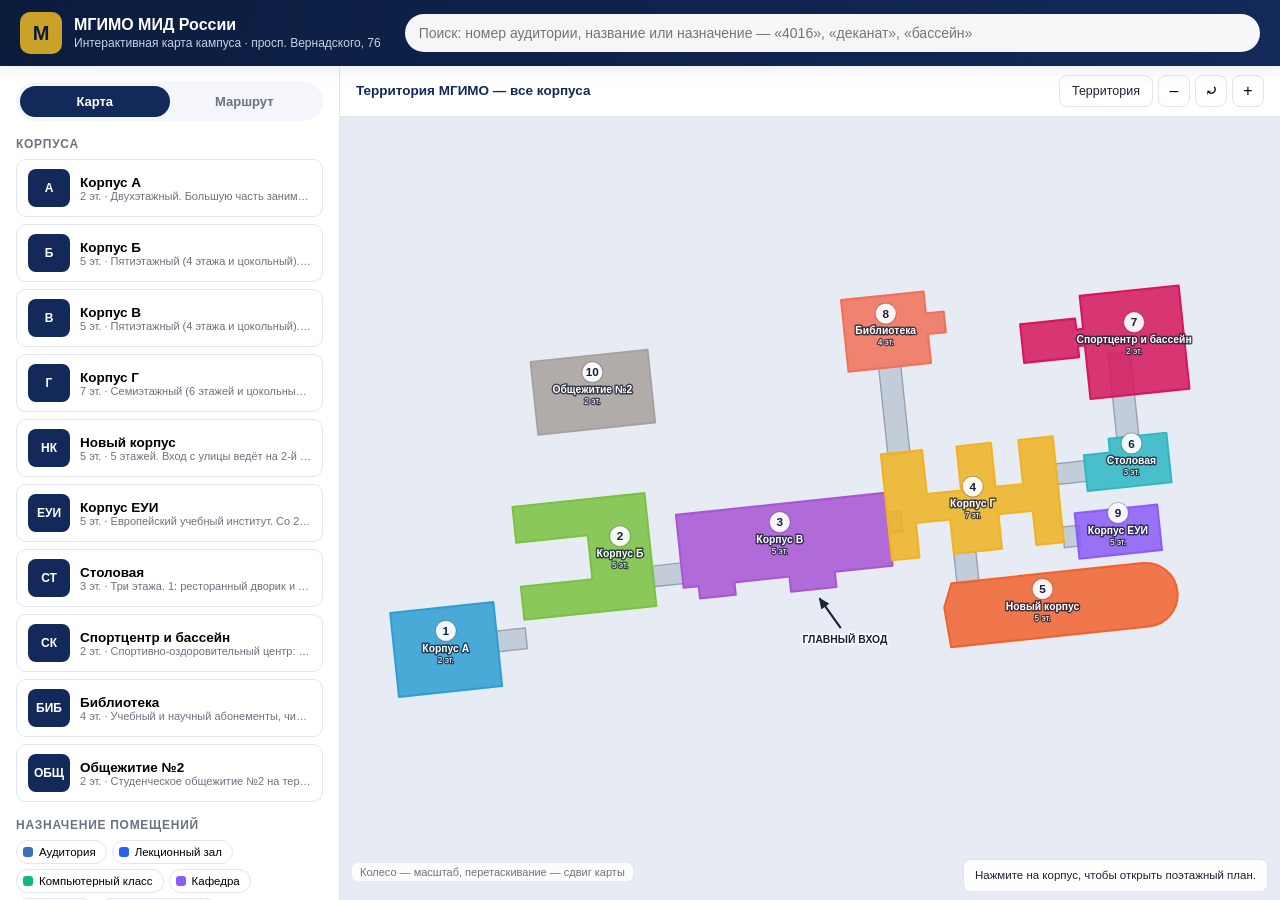
<file: index.html>
<!DOCTYPE html>
<html lang="ru">
<head>
<meta charset="UTF-8">
<meta name="viewport" content="width=device-width, initial-scale=1">
<title>МГИМО · Интерактивная карта кампуса</title>
<meta name="description" content="Интерактивная карта МГИМО: поиск аудиторий и кабинетов по номеру, названию или назначению и построение маршрута между любыми точками кампуса.">
<link rel="icon" href="data:,">
<link rel="stylesheet" href="css/styles.css">
</head>
<body>
<header class="topbar">
  <div class="brand">
    <div class="brand-mark">М</div>
    <div>
      <h1>МГИМО МИД России</h1>
      <p>Интерактивная карта кампуса · просп. Вернадского, 76</p>
    </div>
  </div>
  <div class="search-wrap">
    <input id="global-search" type="text" autocomplete="off"
           placeholder="Поиск: номер аудитории, название или назначение — «4016», «деканат», «бассейн»">
    <div id="global-search-results" class="search-dropdown"></div>
  </div>
</header>

<div class="layout">
  <aside class="sidebar">
    <div class="mode-tabs" id="mode-tabs">
      <button type="button" data-mode="explore" class="active">Карта</button>
      <button type="button" data-mode="route">Маршрут</button>
    </div>

    <div id="panel-explore" class="panel">
      <h2 class="panel-title">Корпуса</h2>
      <div class="building-list" id="building-list"></div>

      <h2 class="panel-title">Назначение помещений</h2>
      <div class="legend" id="legend"></div>

      <div class="disclaimer">
        <p><strong>Источник — МГИМО.</strong> Этажи с отметкой
        <span class="plan-badge plan-badge--official">официальный план</span>
        показаны по настоящим поэтажным планам университета с их собственными
        номерами и назначением помещений. Планы и описания взяты со страниц
        <a href="https://mgimo.ru/territory/campus/" target="_blank" rel="noopener">mgimo.ru/territory/campus</a>
        и <a href="https://mgimo.ru/territory/map/" target="_blank" rel="noopener">карты университета</a>.
        Права на планы принадлежат МГИМО.</p>
        <p>Этажи с отметкой <span class="plan-badge">схема</span> — реконструкция:
        официальный план этого этажа недоступен, поэтому планировка построена по
        коридорной логике корпуса. Этажность, нумерация и состав подразделений на
        них тоже официальные, условна только геометрия.</p>
      </div>
    </div>

    <div id="panel-route" class="panel hidden">
      <h2 class="panel-title">Построить маршрут</h2>

      <label class="field-label" for="route-from">Откуда</label>
      <div class="route-input-wrap">
        <input id="route-from" type="text" autocomplete="off" placeholder="Аудитория, кабинет или вход">
        <div id="route-from-results" class="search-dropdown"></div>
      </div>

      <button type="button" id="swap-btn" class="swap-btn" title="Поменять местами">⇅ Поменять местами</button>

      <label class="field-label" for="route-to">Куда</label>
      <div class="route-input-wrap">
        <input id="route-to" type="text" autocomplete="off" placeholder="Аудитория, кабинет или вход">
        <div id="route-to-results" class="search-dropdown"></div>
      </div>

      <button type="button" id="build-route-btn" class="btn-primary btn-block">Проложить маршрут</button>
      <button type="button" id="clear-route-btn" class="btn-ghost btn-block hidden">Сбросить маршрут</button>

      <div id="route-summary"></div>
      <div id="route-steps" class="route-steps"></div>
    </div>
  </aside>

  <main class="map-area">
    <div class="map-toolbar">
      <div class="toolbar-titles">
        <div class="breadcrumb" id="breadcrumb"></div>
        <div class="numbering-hint" id="numbering-hint"></div>
      </div>
      <div class="floor-tabs" id="floor-tabs"></div>
      <div class="zoom-controls">
        <button type="button" id="show-campus" class="btn-ghost">Территория</button>
        <button type="button" id="zoom-out" title="Уменьшить">–</button>
        <button type="button" id="zoom-reset" title="Сбросить масштаб">⤾</button>
        <button type="button" id="zoom-in" title="Увеличить">+</button>
      </div>
    </div>

    <div class="map-canvas">
      <svg id="map-svg" class="map-svg" preserveAspectRatio="xMidYMid meet">
        <defs>
          <marker id="arrow" viewBox="0 0 10 10" refX="8" refY="5" markerWidth="5" markerHeight="5" orient="auto-start-reverse">
            <path d="M0,1 L9,5 L0,9 z" class="arrow-head"></path>
          </marker>
          <marker id="arrow-in" viewBox="0 0 10 10" refX="8" refY="5" markerWidth="6" markerHeight="6" orient="auto-start-reverse">
            <path d="M0,1 L9,5 L0,9 z" class="arrow-in-head"></path>
          </marker>
        </defs>
        <g id="map-viewport"></g>
      </svg>
      <div id="room-detail" class="room-detail hidden"></div>
      <div class="floor-note" id="floor-note"></div>
      <p class="map-hint">Колесо — масштаб, перетаскивание — сдвиг карты</p>
    </div>
  </main>
</div>

<script src="js/data.js"></script>
<script src="js/plans-data.js"></script>
<script src="js/plans.js"></script>
<script src="js/layout.js"></script>
<script src="js/graph.js"></script>
<script src="js/search.js"></script>
<script src="js/panzoom.js"></script>
<script src="js/render.js"></script>
<script src="js/app.js"></script>
</body>
</html>
</file>
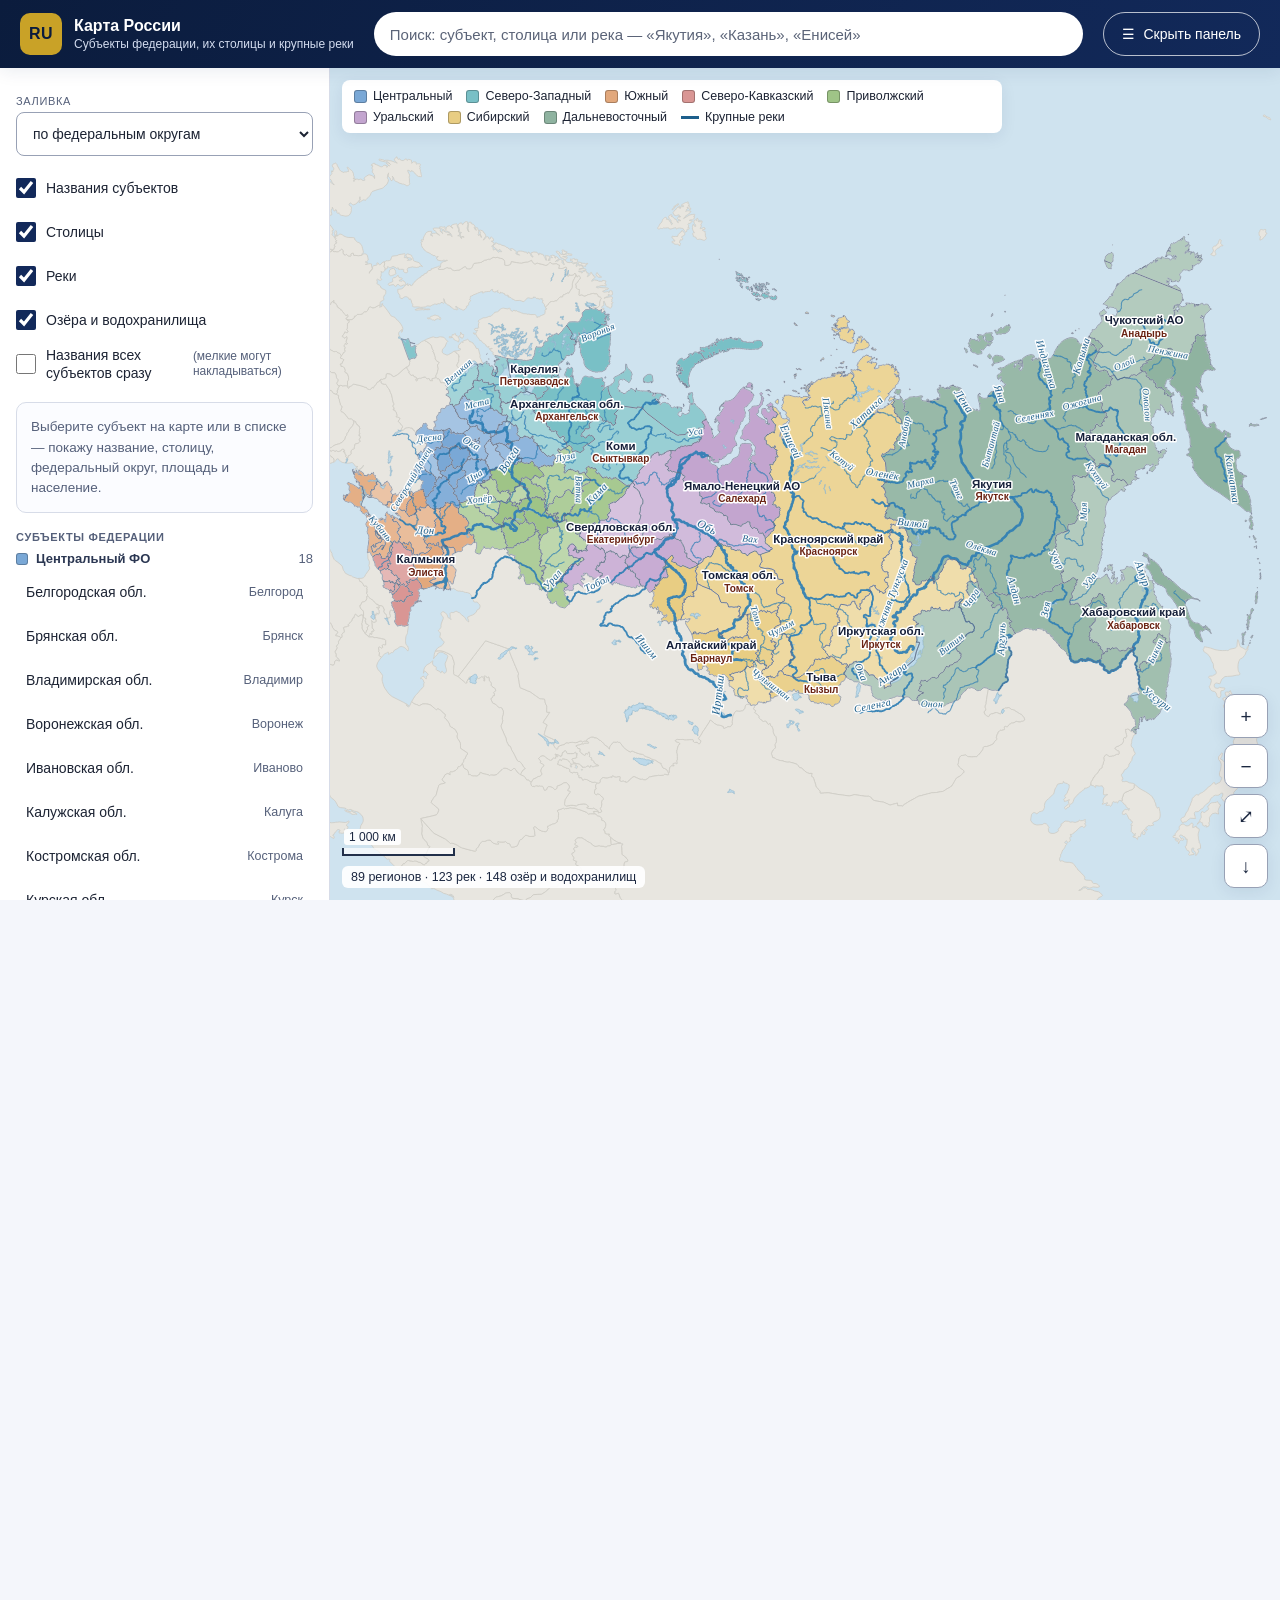
<file: russia/index.html>
<!DOCTYPE html>
<html lang="ru">
<head>
<meta charset="UTF-8">
<meta name="viewport" content="width=device-width, initial-scale=1">
<title>Карта России · субъекты, столицы и крупные реки</title>
<meta name="description" content="Подробная интерактивная карта России: 89 регионов — республики, края, области, автономные округа и города федерального значения — с названиями и столицами, а также крупные реки страны.">
<link rel="icon" href="favicon.svg" type="image/svg+xml">
<link rel="canonical" href="https://v8dfj2dn2t-stack.github.io/Ver/russia/">
<meta name="theme-color" content="#12295a">
<meta property="og:type" content="website">
<meta property="og:title" content="Карта России · субъекты, столицы и крупные реки">
<meta property="og:description" content="89 регионов с названиями и столицами, крупные реки, озёра и водохранилища. Равновеликая коническая проекция, данные Natural Earth 1:10 млн.">
<meta property="og:url" content="https://v8dfj2dn2t-stack.github.io/Ver/russia/">
<meta property="og:image" content="https://v8dfj2dn2t-stack.github.io/Ver/russia/preview.png">
<meta property="og:locale" content="ru_RU">
<meta name="twitter:card" content="summary_large_image">
<link rel="stylesheet" href="css/map.css">
<style id="map-style">
  /* стили самой карты — вынесены отдельно, чтобы попадать в экспорт SVG */
  #map { --sea: #cfe3ef; background: #cfe3ef; display: block; width: 100%; height: 100%;
         cursor: grab; touch-action: none; }       /* жесты обрабатываем сами */
  #map.grabbing { cursor: grabbing; }
  #map.zooming { shape-rendering: optimizeSpeed; }
  #map.zooming .region { transition: none; }
  #map .foreign { fill: #e8e6e0; stroke: #cfccc4; stroke-width: 0.8; vector-effect: non-scaling-stroke; }
  #map .region { stroke: #ffffff; stroke-width: 0.9; vector-effect: non-scaling-stroke;
                 stroke-linejoin: round; transition: filter .12s ease; }
  #map .region.hover { filter: brightness(0.94); }
  #map .region.sel { filter: brightness(0.93) saturate(1.3); stroke: #16233f; stroke-width: 2.2; }
  #map .region-outline { fill: none; stroke: #5d6b84; stroke-width: 0.85; stroke-opacity: 0.75;
                         vector-effect: non-scaling-stroke; stroke-linejoin: round; pointer-events: none; }
  #map .lake { fill: #bcd9ea; stroke: #8fb6cc; stroke-width: 0.6; vector-effect: non-scaling-stroke;
               pointer-events: none; }
  #map .river { fill: none; stroke: #2f7fb5; stroke-linecap: round; stroke-linejoin: round;
                vector-effect: non-scaling-stroke; opacity: 0.92; pointer-events: none; }
  #map .river-o1 { stroke-width: 2.6; }
  #map .river-o2 { stroke-width: 1.8; }
  #map .river-o3 { stroke-width: 1.05; opacity: 0.75; }
  #map .river-flash { fill: none; stroke: #e0452c; stroke-width: 4; vector-effect: non-scaling-stroke;
                      opacity: 0.9; pointer-events: none; }
  #map .river-label { fill: #1d5f8c; font-family: Georgia, "Times New Roman", serif;
                      font-style: italic; letter-spacing: 0.3px; paint-order: stroke;
                      stroke: rgba(255,255,255,0.9); stroke-width: 2.8px; stroke-linejoin: round;
                      text-anchor: middle; pointer-events: none; }
  #map .river-label-g { pointer-events: none; }
  #map .labels text { text-anchor: middle; paint-order: stroke; stroke: #ffffff;
                      stroke-width: 3px; stroke-linejoin: round; pointer-events: none;
                      font-family: -apple-system, "Segoe UI", Roboto, Arial, sans-serif; }
  #map .lbl-name { fill: #16203a; font-weight: 700; }
  #map .lbl-cap { fill: #6b2414; font-weight: 600; }
  #map .label-hi .lbl-name { fill: #0b1c3d; }
</style>
</head>
<body>

<a class="skip-link" href="#region-nav">Перейти к списку субъектов</a>

<header class="topbar">
  <div class="brand">
    <p class="brand-mark" aria-hidden="true">RU</p>
    <div>
      <h1>Карта России</h1>
      <p class="brand-sub">Субъекты федерации, их столицы и крупные реки</p>
    </div>
  </div>

  <search class="search-wrap">
    <label class="sr-only" for="search">Поиск по карте</label>
    <input id="search" type="text" autocomplete="off" spellcheck="false"
           role="combobox" aria-expanded="false" aria-controls="search-results"
           aria-autocomplete="list" aria-describedby="search-hint"
           placeholder="Поиск: субъект, столица или река — «Якутия», «Казань», «Енисей»">
    <p id="search-hint" class="sr-only">
      Введите не меньше двух букв. Варианты перебираются стрелками вверх и вниз,
      Enter открывает выбранный, Escape закрывает список.
    </p>
    <ul id="search-results" class="search-dropdown" role="listbox" aria-label="Результаты поиска"></ul>
    <p id="search-status" class="sr-only" role="status"></p>
  </search>

  <button type="button" id="sidebar-toggle" class="ghost-btn" aria-expanded="true" aria-controls="sidebar">
    <span aria-hidden="true" class="ghost-icon">☰</span>
    <span id="sidebar-toggle-text">Скрыть панель</span>
  </button>
</header>

<div class="layout">
  <aside class="sidebar" id="sidebar" aria-label="Панель управления и список субъектов">
    <form class="controls" onsubmit="return false">
      <p class="field-label" id="color-by-label">Заливка</p>
      <label class="sr-only" for="color-by">Чем раскрасить субъекты</label>
      <select id="color-by">
        <option value="district">по федеральным округам</option>
        <option value="type">по типу субъекта</option>
      </select>

      <fieldset class="toggles">
        <legend class="sr-only">Что показывать на карте</legend>
        <label><input type="checkbox" id="t-labels" checked> Названия субъектов</label>
        <label><input type="checkbox" id="t-capitals" checked> Столицы</label>
        <label><input type="checkbox" id="t-rivers" checked> Реки</label>
        <label><input type="checkbox" id="t-lakes" checked> Озёра и водохранилища</label>
        <label><input type="checkbox" id="t-all"> Названия всех субъектов сразу
          <span class="sub">(мелкие могут накладываться)</span></label>
      </fieldset>
    </form>

    <section id="card" class="card" aria-live="polite" aria-label="Сведения о выбранном субъекте">
      <p class="hint">Выберите субъект на карте или в списке — покажу название, столицу,
      федеральный округ, площадь и население.</p>
    </section>

    <nav id="region-nav" aria-label="Субъекты федерации">
      <h2 class="panel-title">Субъекты федерации</h2>
      <div id="region-list" class="region-list"></div>
    </nav>

    <p class="credit">Данные: Natural Earth 1:10 млн · Росстат, перепись 2021</p>
  </aside>

  <main class="stage" id="stage">
    <svg id="map" role="img" aria-labelledby="map-title" aria-describedby="map-desc"></svg>
    <h2 id="map-title" class="sr-only">Карта России: субъекты федерации, столицы и крупные реки</h2>
    <p id="map-desc" class="sr-only">
      Карта управляется мышью: колесо меняет масштаб, перетаскивание сдвигает,
      щелчок выбирает субъект. С клавиатуры то же самое доступно кнопками масштаба
      и списком субъектов в боковой панели, а клавиши «плюс», «минус» и «ноль»
      приближают, отдаляют и возвращают вид всей страны.
    </p>
    <p id="map-status" class="sr-only" role="status"></p>

    <div id="tip" class="tip" aria-hidden="true"></div>

    <div class="map-ui map-ui-top">
      <h2 class="sr-only">Условные обозначения</h2>
      <!-- на узком экране легенда прокручивается вбок, поэтому ей нужен
           собственный фокус: иначе до неё не добраться с клавиатуры -->
      <ul id="legend" class="legend" tabindex="0" aria-label="Условные обозначения карты"></ul>
    </div>

    <div class="map-ui map-ui-bottom">
      <p class="scale">
        <span class="sr-only">Масштаб: отрезок соответствует</span>
        <span id="scalebar" class="scalebar"><span>1000 км</span></span>
      </p>
      <p id="stats" class="stats"></p>
    </div>

    <div class="zoom-ui" role="group" aria-label="Управление картой">
      <button type="button" id="zoom-in"><span aria-hidden="true">+</span><span class="sr-only">Приблизить</span></button>
      <button type="button" id="zoom-out"><span aria-hidden="true">−</span><span class="sr-only">Отдалить</span></button>
      <button type="button" id="zoom-reset"><span aria-hidden="true">⤢</span><span class="sr-only">Показать всю страну</span></button>
      <button type="button" id="download"><span aria-hidden="true">↓</span><span class="sr-only">Скачать карту в формате SVG</span></button>
    </div>
  </main>
</div>

<script src="js/regions.js"></script>
<script src="js/geo.js"></script>
<script src="js/rivers.js"></script>
<script src="js/map.js"></script>
</body>
</html>
</file>
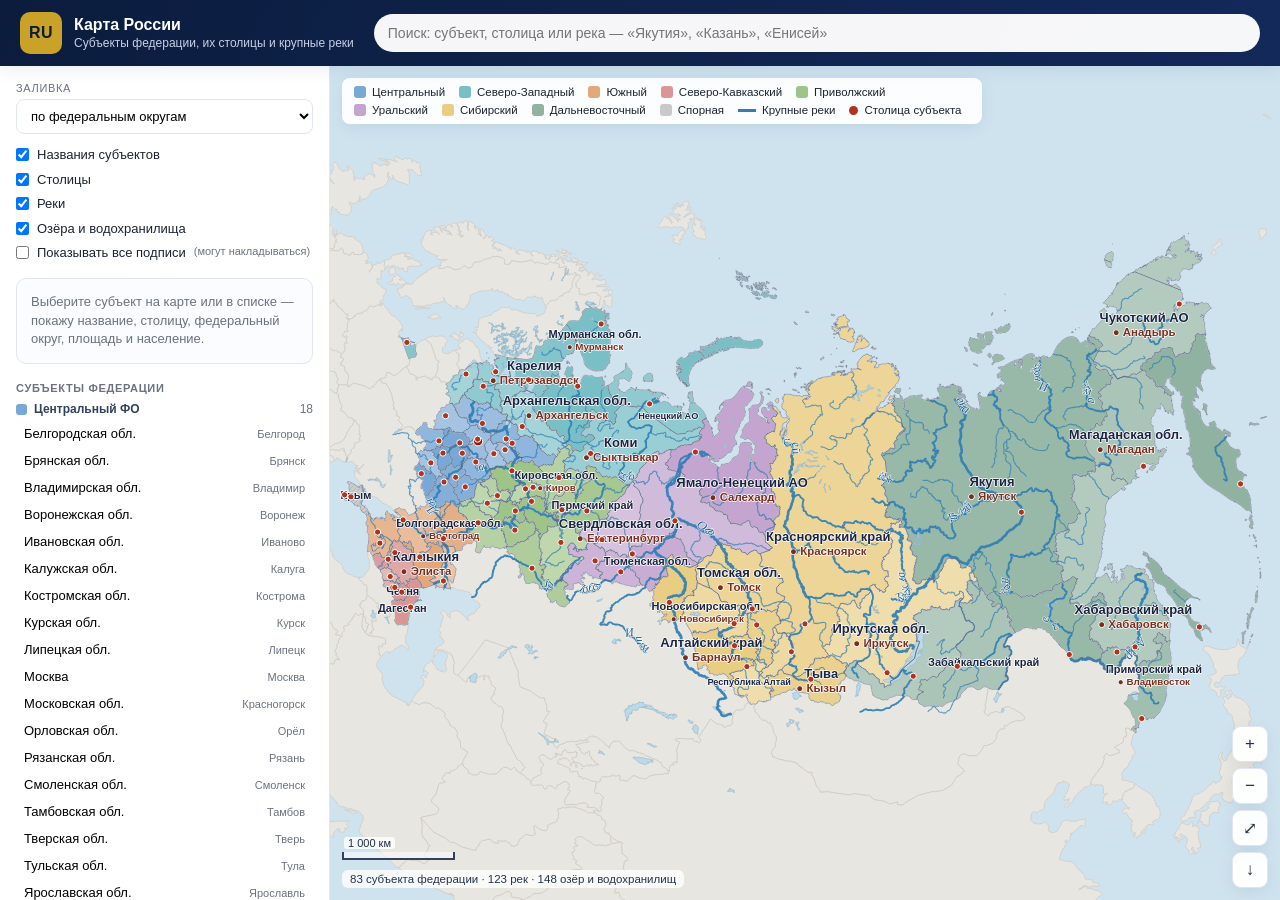
<file: russia.html>
<!DOCTYPE html>
<html lang="ru">
<head>
<meta charset="UTF-8">
<meta name="viewport" content="width=device-width, initial-scale=1">
<title>Карта России · субъекты, столицы и крупные реки</title>
<meta name="description" content="Подробная интерактивная карта России: все 83 субъекта федерации — республики, края, области, автономные округа и города федерального значения — с названиями и столицами, а также крупные реки страны.">
<link rel="icon" href="data:,">
<link rel="stylesheet" href="css/russia.css">
<style id="map-style">
  /* стили самой карты — вынесены отдельно, чтобы попадать в экспорт SVG */
  #map { --sea: #cfe3ef; background: #cfe3ef; display: block; width: 100%; height: 100%; cursor: grab; }
  #map.grabbing { cursor: grabbing; }
  #map .foreign { fill: #e8e6e0; stroke: #cfccc4; stroke-width: 0.8; vector-effect: non-scaling-stroke; }
  #map .region { stroke: #ffffff; stroke-width: 0.9; vector-effect: non-scaling-stroke;
                 stroke-linejoin: round; transition: filter .12s ease; }
  #map .region.hover { filter: brightness(0.94); }
  #map .region.sel { filter: brightness(0.93) saturate(1.3); stroke: #16233f; stroke-width: 2.2; }
  #map .region-outline { fill: none; stroke: #5d6b84; stroke-width: 0.85; stroke-opacity: 0.75;
                         vector-effect: non-scaling-stroke; stroke-linejoin: round; pointer-events: none; }
  #map .disputed { stroke: none; opacity: 0.55; pointer-events: none; }
  #map .lake { fill: #bcd9ea; stroke: #8fb6cc; stroke-width: 0.6; vector-effect: non-scaling-stroke; }
  #map .river { fill: none; stroke: #2f7fb5; stroke-linecap: round; stroke-linejoin: round;
                vector-effect: non-scaling-stroke; opacity: 0.92; }
  #map .river-o1 { stroke-width: 2.6; }
  #map .river-o2 { stroke-width: 1.8; }
  #map .river-o3 { stroke-width: 1.05; opacity: 0.75; }
  #map .river-flash { fill: none; stroke: #e0452c; stroke-width: 4; vector-effect: non-scaling-stroke;
                      opacity: 0.9; pointer-events: none; }
  #map .river-label { fill: #1d5f8c; font-family: Georgia, "Times New Roman", serif;
                      font-style: italic; letter-spacing: 0.4px; paint-order: stroke;
                      stroke: rgba(255,255,255,0.85); stroke-width: 2.6px; stroke-linejoin: round;
                      text-anchor: middle; pointer-events: none; }
  #map .labels text { text-anchor: middle; paint-order: stroke; stroke: #ffffff;
                      stroke-width: 3px; stroke-linejoin: round; pointer-events: none;
                      font-family: -apple-system, "Segoe UI", Roboto, Arial, sans-serif; }
  #map .lbl-name { fill: #1b2540; font-weight: 700; }
  #map .lbl-cap { fill: #7a2f1e; font-weight: 600; }
  #map .label-hi .lbl-name { fill: #0b1c3d; }
  #map .cap-dot { fill: #b0341c; stroke: #ffffff; stroke-width: 1; vector-effect: non-scaling-stroke; }
  #map .cap-main { fill: #8c1c0c; }
</style>
</head>
<body>

<header class="topbar">
  <div class="brand">
    <div class="brand-mark">RU</div>
    <div>
      <h1>Карта России</h1>
      <p>Субъекты федерации, их столицы и крупные реки</p>
    </div>
  </div>
  <div class="search-wrap">
    <input id="search" type="text" autocomplete="off" spellcheck="false"
           placeholder="Поиск: субъект, столица или река — «Якутия», «Казань», «Енисей»">
    <div id="search-results" class="search-dropdown"></div>
  </div>
  <button type="button" id="sidebar-toggle" class="ghost-btn">Список субъектов</button>
</header>

<div class="layout">
  <aside class="sidebar">
    <div class="controls">
      <label class="field-label" for="color-by">Заливка</label>
      <select id="color-by">
        <option value="district">по федеральным округам</option>
        <option value="type">по типу субъекта</option>
      </select>
      <div class="toggles">
        <label><input type="checkbox" id="t-labels" checked> Названия субъектов</label>
        <label><input type="checkbox" id="t-capitals" checked> Столицы</label>
        <label><input type="checkbox" id="t-rivers" checked> Реки</label>
        <label><input type="checkbox" id="t-lakes" checked> Озёра и водохранилища</label>
        <label><input type="checkbox" id="t-all"> Показывать все подписи <span class="sub">(могут накладываться)</span></label>
      </div>
    </div>

    <div id="card" class="card">
      <p class="hint">Выберите субъект на карте или в списке — покажу название, столицу,
      федеральный округ, площадь и население.</p>
    </div>

    <h2 class="panel-title">Субъекты федерации</h2>
    <div id="region-list" class="region-list"></div>

    <div class="disclaimer">
      <p><strong>Источники.</strong> Границы, реки и озёра — Natural Earth, масштаб 1:10 млн
      (административные границы <em>ne_10m_admin_1_states_provinces</em>, речная сеть
      <em>ne_10m_rivers_lake_centerlines</em>), общественное достояние. Проекция —
      равновеликая коническая Альберса, стандартные параллели 50° и 70° с. ш.,
      осевой меридиан 100° в. д. Площадь и население — Росстат, Всероссийская перепись
      населения 2021 года. Длины рек приведены для реки целиком, включая участки за
      пределами России.</p>
      <p>Крым и Севастополь показаны отдельной штриховкой как спорная территория:
      с 2014 года они находятся под управлением России, международно признаны частью
      Украины.</p>
      <p>Геометрия генерализована для веб-отображения, поэтому на больших увеличениях
      линия границы обобщена и не может использоваться для юридических или
      навигационных целей.</p>
    </div>
  </aside>

  <main class="stage" id="stage">
    <svg id="map" role="img" aria-label="Карта России с субъектами федерации, столицами и крупными реками"></svg>

    <div id="tip" class="tip"></div>

    <div class="map-ui map-ui-top">
      <div id="legend" class="legend"></div>
    </div>

    <div class="map-ui map-ui-bottom">
      <div class="scale">
        <div id="scalebar" class="scalebar"><span>1000 км</span></div>
      </div>
      <p id="stats" class="stats"></p>
    </div>

    <div class="zoom-ui">
      <button type="button" id="zoom-in" title="Приблизить">+</button>
      <button type="button" id="zoom-out" title="Отдалить">−</button>
      <button type="button" id="zoom-reset" title="Вся страна">⤢</button>
      <button type="button" id="download" title="Скачать карту в SVG">↓</button>
    </div>
  </main>
</div>

<script src="js/russia-regions.js"></script>
<script src="js/russia-geo.js"></script>
<script src="js/russia-rivers.js"></script>
<script src="js/russia-map.js"></script>
</body>
</html>
</file>
<file: css/styles.css>
:root {
  --navy: #12295a;
  --navy-dark: #0b1c3d;
  --gold: #c9a227;
  --bg: #f4f6fb;
  --border: #e1e5ee;
  --text: #1c2333;
  --text-muted: #6b7280;
  --danger: #dc2626;
  --success: #16a34a;
  --radius: 10px;
  --shadow: 0 4px 16px rgba(18, 41, 90, 0.08);

  /* План этажа */
  --wall: #2a3450;
  --floor: #ffffff;
  --corridor: #eef1f7;
}

* { box-sizing: border-box; }

html, body {
  margin: 0; padding: 0; height: 100%;
  font-family: -apple-system, BlinkMacSystemFont, "Segoe UI", Roboto, Helvetica, Arial, sans-serif;
  color: var(--text);
  background: var(--bg);
}
button { font-family: inherit; cursor: pointer; }
input { font-family: inherit; }
.hidden { display: none !important; }

/* ---------------- Topbar ---------------- */
.topbar {
  display: flex; align-items: center; gap: 24px; flex-wrap: wrap;
  padding: 12px 20px;
  background: linear-gradient(120deg, var(--navy-dark), var(--navy));
  color: #fff;
  box-shadow: var(--shadow);
  position: relative; z-index: 20;
}
.brand { display: flex; align-items: center; gap: 12px; }
.brand-mark {
  width: 42px; height: 42px; border-radius: 10px;
  background: var(--gold); color: var(--navy-dark);
  font-weight: 800; font-size: 20px;
  display: flex; align-items: center; justify-content: center; flex-shrink: 0;
}
.brand h1 { font-size: 16px; margin: 0; font-weight: 700; }
.brand p { margin: 2px 0 0; font-size: 12px; color: #c7d0e6; }

.search-wrap { position: relative; flex: 1 1 380px; min-width: 240px; }
#global-search {
  width: 100%; padding: 11px 14px; border-radius: 999px;
  border: none; outline: none; font-size: 14px;
  background: rgba(255,255,255,0.96);
}
#global-search:focus { box-shadow: 0 0 0 3px rgba(201,162,39,0.5); }

/* ---------------- Layout ---------------- */
.layout {
  display: grid;
  grid-template-columns: 340px 1fr;
  height: calc(100vh - 66px);
  min-height: 520px;
}
.sidebar {
  background: #fff; border-right: 1px solid var(--border);
  overflow-y: auto; padding: 16px;
}
.mode-tabs {
  display: flex; background: var(--bg); border-radius: 999px; padding: 4px; margin-bottom: 10px;
}
.mode-tabs button {
  flex: 1; border: none; background: transparent; padding: 8px 10px;
  border-radius: 999px; font-size: 13px; font-weight: 600; color: var(--text-muted);
}
.mode-tabs button.active { background: var(--navy); color: #fff; }

.panel-title {
  font-size: 12px; text-transform: uppercase; letter-spacing: 0.06em;
  color: var(--text-muted); margin: 16px 0 8px;
}

.building-list { display: flex; flex-direction: column; gap: 7px; }
.building-card {
  display: flex; gap: 10px; align-items: center; text-align: left;
  border: 1px solid var(--border); background: #fff;
  border-radius: var(--radius); padding: 9px 11px; width: 100%;
}
.building-card:hover { border-color: var(--gold); }
.building-card.active { border-color: var(--navy); background: #eef1fa; }
.building-card-code {
  width: 42px; height: 38px; flex-shrink: 0; border-radius: 8px;
  background: var(--navy); color: #fff; font-weight: 700; font-size: 12px;
  display: flex; align-items: center; justify-content: center;
}
.building-card-body { min-width: 0; }
.building-card-name { display: block; font-size: 13.5px; font-weight: 600; }
.building-card-addr {
  display: block; font-size: 11px; color: var(--text-muted);
  overflow: hidden; text-overflow: ellipsis; white-space: nowrap;
}

.legend { display: flex; flex-wrap: wrap; gap: 5px; }
.legend-item {
  display: flex; align-items: center; gap: 6px;
  border: 1px solid var(--border); background: #fff;
  border-radius: 999px; padding: 5px 10px 5px 6px; font-size: 11.5px;
}
.legend-item.active { border-color: var(--navy); background: #eef1fa; font-weight: 700; }
.legend-swatch { width: 10px; height: 10px; border-radius: 3px; }

.disclaimer {
  font-size: 11px; color: var(--text-muted); line-height: 1.55;
  margin-top: 18px; padding-top: 12px; border-top: 1px dashed var(--border);
}
.disclaimer p { margin: 0 0 8px; }
.disclaimer a { color: var(--navy); }

/* ---------------- Route panel ---------------- */
.field-label { font-size: 12px; font-weight: 600; color: var(--text-muted); margin-top: 10px; display: block; }
.route-input-wrap { position: relative; margin-top: 6px; }
.route-input-wrap input {
  width: 100%; padding: 10px 12px; border: 1px solid var(--border);
  border-radius: 8px; font-size: 13.5px; outline: none;
}
.route-input-wrap input:focus { border-color: var(--navy); }

.swap-btn {
  margin: 8px auto; display: block; border: 1px solid var(--border);
  background: #fff; border-radius: 999px; padding: 5px 12px;
  font-size: 12px; color: var(--text-muted);
}
.swap-btn:hover { border-color: var(--gold); color: var(--text); }

.btn-primary {
  background: var(--navy); color: #fff; border: none; border-radius: 8px;
  padding: 10px 14px; font-size: 13.5px; font-weight: 700;
}
.btn-primary:hover { background: var(--navy-dark); }
.btn-block { width: 100%; margin-top: 10px; }
.btn-ghost {
  background: #fff; border: 1px solid var(--border); border-radius: 8px;
  padding: 8px 12px; font-size: 12.5px; color: var(--text);
}
.btn-ghost:hover { border-color: var(--navy); }

.route-warning { font-size: 12.5px; color: var(--danger); margin-top: 12px; }
.route-summary-card {
  margin-top: 14px; background: #eef1fa; border-radius: var(--radius); padding: 12px 14px;
}
.route-summary-dist { font-size: 21px; font-weight: 800; color: var(--navy); }
.route-summary-sub { font-size: 12px; color: var(--text-muted); margin-top: 2px; }

.route-steps { display: flex; flex-direction: column; gap: 6px; margin-top: 12px; }
.route-step {
  display: flex; gap: 10px; align-items: flex-start; text-align: left;
  border: 1px solid var(--border); background: #fff; border-radius: 8px;
  padding: 9px 10px; font-size: 12.5px; line-height: 1.45; width: 100%;
}
.route-step:hover { border-color: var(--gold); }
.route-step.active { border-color: var(--navy); background: #eef1fa; }
.route-step-num {
  flex-shrink: 0; width: 20px; height: 20px; border-radius: 50%;
  background: var(--navy); color: #fff; font-size: 11px; font-weight: 700;
  display: flex; align-items: center; justify-content: center;
}

/* ---------------- Search dropdown ---------------- */
.search-dropdown {
  display: none; position: absolute; top: calc(100% + 6px); left: 0; right: 0;
  background: #fff; border: 1px solid var(--border); border-radius: 10px;
  box-shadow: var(--shadow); max-height: 340px; overflow-y: auto; z-index: 30;
}
.search-dropdown.open { display: block; }
.search-empty { padding: 14px; font-size: 12.5px; color: var(--text-muted); }
.search-result-item {
  width: 100%; display: flex; align-items: center; gap: 10px; text-align: left;
  border: none; background: none; padding: 9px 12px;
  border-bottom: 1px solid var(--border); font-size: 13px;
}
.search-result-item:last-child { border-bottom: none; }
.search-result-item:hover,
.search-result-item.active { background: #e8edf9; }
.search-result-num {
  flex-shrink: 0; min-width: 46px; text-align: center; font-weight: 700;
  color: var(--navy); font-size: 12px; background: #eef1fa;
  border-radius: 6px; padding: 3px 5px;
}
.search-result-body { min-width: 0; }
.search-result-name { display: block; font-weight: 600; }
.search-result-meta { display: block; font-size: 11px; color: var(--text-muted); margin-top: 1px; }

/* ---------------- Map area ---------------- */
.map-area { display: flex; flex-direction: column; min-width: 0; }
.map-toolbar {
  display: flex; align-items: center; gap: 12px; flex-wrap: wrap;
  padding: 9px 16px; background: #fff; border-bottom: 1px solid var(--border);
}
.toolbar-titles { flex: 1 1 auto; min-width: 180px; }
.breadcrumb { font-size: 13.5px; font-weight: 700; color: var(--navy); }
.numbering-hint { font-size: 11px; color: var(--text-muted); margin-top: 2px; }

.floor-tabs { display: flex; gap: 5px; flex-wrap: wrap; }
.floor-tab {
  border: 1px solid var(--border); background: #fff; border-radius: 999px;
  padding: 6px 12px; font-size: 12.5px; font-weight: 600;
}
.floor-tab.active { background: var(--navy); border-color: var(--navy); color: #fff; }

.zoom-controls { display: flex; gap: 5px; align-items: center; }
.zoom-controls button {
  border: 1px solid var(--border); background: #fff; border-radius: 8px;
  width: 32px; height: 32px; font-size: 16px; line-height: 1;
}
.zoom-controls #show-campus { width: auto; padding: 0 12px; font-size: 12.5px; height: 32px; }

.map-canvas { position: relative; flex: 1; overflow: hidden; background: #e7ebf3; }
.map-svg { width: 100%; height: 100%; display: block; touch-action: none; cursor: grab; }
.map-svg.dragging { cursor: grabbing; }

.map-hint {
  position: absolute; bottom: 8px; left: 12px; font-size: 11px; color: var(--text-muted);
  background: rgba(255,255,255,0.88); padding: 3px 8px; border-radius: 6px; pointer-events: none;
}
.floor-note {
  position: absolute; bottom: 8px; right: 12px; max-width: 380px;
  font-size: 11.5px; line-height: 1.45; color: var(--text);
  background: rgba(255,255,255,0.94); padding: 7px 11px;
  border-radius: 8px; border: 1px solid var(--border);
}
.floor-note:empty { display: none; }

/* ---- План этажа ---- */
.wall-fill { fill: var(--wall); }
.floor-rect { fill: var(--floor); }
.corridor-rect { fill: var(--corridor); }

.room-rect { fill-opacity: 0.14; stroke-width: 1.4; stroke-opacity: 0.65; }
.room:hover .room-rect { fill-opacity: 0.32; }
.room--sym .room-rect { fill-opacity: 0.07; }
.room--dim { opacity: 0.22; }
.room--highlight .room-rect {
  fill-opacity: 0.4; stroke: var(--danger); stroke-width: 3.5; stroke-opacity: 1;
  animation: pulse 1.2s ease-in-out infinite;
}
@keyframes pulse {
  0%, 100% { filter: drop-shadow(0 0 0 rgba(220,38,38,0.4)); }
  50% { filter: drop-shadow(0 0 7px rgba(220,38,38,0.75)); }
}

.door { fill: var(--corridor); }
.room-number { text-anchor: middle; font-weight: 800; fill: #16203a; pointer-events: none; }
.room-name { text-anchor: middle; fill: #4a5573; pointer-events: none; }

.sym line, .sym rect, .sym path { pointer-events: none; }
.sym--stairs line { stroke: #6b7280; stroke-width: 2; }
.sym--elevator rect { fill: none; stroke: #475569; stroke-width: 2; }
.sym--elevator path { fill: #475569; }
.sym--entrance line { stroke: var(--success); stroke-width: 3.5; }
.sym--passage line { stroke: #0d9488; stroke-width: 3; stroke-dasharray: 5 4; }
.arrow-in-head { fill: currentColor; }
.sym--entrance { color: var(--success); }
.sym--passage { color: #0d9488; }

.scalebar line { stroke: #64748b; stroke-width: 2; }
.scalebar-label { text-anchor: middle; font-size: 12px; fill: #64748b; font-weight: 600; }

/* ---- Маршрут ---- */
.route-shadow {
  fill: none; stroke: #fff; stroke-width: 11;
  stroke-linecap: round; stroke-linejoin: round; opacity: 0.9;
}
.route-line {
  fill: none; stroke: var(--gold); stroke-width: 6;
  stroke-linecap: round; stroke-linejoin: round;
  marker-end: url(#arrow);
  stroke-dasharray: 14 10;
  animation: dash 0.9s linear infinite;
}
@keyframes dash { to { stroke-dashoffset: -24; } }
.route-line--campus { stroke: var(--navy); }
.arrow-head { fill: var(--gold); }

.route-pin-halo { fill: #fff; stroke: rgba(0,0,0,0.15); }
.route-pin--start .route-pin-dot { fill: var(--success); }
.route-pin--end .route-pin-dot { fill: var(--danger); }

/* ---- Территория ---- */
.campus-passage { fill: #c3ccd9; stroke: #96a2b4; stroke-width: 2; }

.campus-building-shape {
  fill-opacity: 0.85; stroke-width: 3; stroke-linejoin: round;
  transition: fill-opacity 0.15s;
}
.campus-building:hover .campus-building-shape { fill-opacity: 1; }
.campus-building.active .campus-building-shape {
  fill-opacity: 1; stroke: #12295a; stroke-width: 5;
}

.campus-label { pointer-events: none; }
.campus-badge { fill: rgba(255,255,255,0.92); stroke: rgba(0,0,0,0.25); stroke-width: 1.5; }
.campus-badge-num { text-anchor: middle; font-size: 17px; font-weight: 800; fill: #16203a; }
.campus-building-label {
  text-anchor: middle; font-size: 15px; font-weight: 700; fill: #fff;
  paint-order: stroke; stroke: rgba(20,28,48,0.75); stroke-width: 4; stroke-linejoin: round;
}
.campus-building-sub {
  text-anchor: middle; font-size: 12px; fill: #fff;
  paint-order: stroke; stroke: rgba(20,28,48,0.7); stroke-width: 3.5; stroke-linejoin: round;
}

.campus-entrance line { stroke: #16203a; stroke-width: 3; color: #16203a; }
.campus-entrance-label {
  text-anchor: middle; font-size: 15px; font-weight: 700; fill: #16203a;
  paint-order: stroke; stroke: rgba(255,255,255,0.9); stroke-width: 4; stroke-linejoin: round;
}

/* ---- Карточка помещения ---- */
.room-detail {
  position: absolute; top: 14px; right: 14px; width: 270px;
  background: #fff; border-radius: var(--radius); box-shadow: var(--shadow);
  padding: 14px; border: 1px solid var(--border);
}
.room-detail-close {
  position: absolute; top: 6px; right: 9px; border: none; background: none;
  font-size: 19px; color: var(--text-muted); line-height: 1;
}
.room-detail-cat { font-size: 11px; font-weight: 700; text-transform: uppercase; letter-spacing: 0.04em; }
.room-detail-title { font-size: 15px; font-weight: 700; margin-top: 4px; }
.room-detail-meta { font-size: 12px; color: var(--text-muted); margin-top: 4px; }
.room-detail-actions { display: flex; gap: 8px; margin-top: 12px; }
.btn-small {
  flex: 1; border: 1px solid var(--border); background: #fff;
  border-radius: 7px; padding: 7px 8px; font-size: 11.5px; font-weight: 600;
}
.btn-small.btn-primary { background: var(--navy); color: #fff; border-color: var(--navy); }
.room-detail-share {
  width: 100%; margin-top: 8px; border: none; background: none;
  font-size: 11.5px; color: var(--navy); text-decoration: underline;
  padding: 4px; text-align: left; word-break: break-all;
}

/* ---------------- Responsive ---------------- */
@media (max-width: 900px) {
  .layout { grid-template-columns: 1fr; grid-template-rows: auto 1fr; height: auto; min-height: calc(100vh - 66px); }
  .sidebar { border-right: none; border-bottom: 1px solid var(--border); max-height: 46vh; }
  .map-canvas { min-height: 52vh; }
  .room-detail { left: 14px; right: 14px; width: auto; }
  .floor-note { display: none; }
  .brand p { display: none; }
}

/* ---- Официальные поэтажные планы МГИМО ---- */
.official-plan .plan-shape {
  fill: #e7ebf3;
  stroke: #9aa6bd;
  stroke-width: 1.1;
  vector-effect: non-scaling-stroke;
  /* Стены и коридоры не перехватывают клики по помещениям */
  pointer-events: none;
}
.official-plan .plan-room {
  fill: #f7f9fc;
  stroke: #64748b;
  stroke-width: 1.4;
  vector-effect: non-scaling-stroke;
  cursor: pointer;
}
.official-plan .plan-room:hover { fill: #dbe6fb; }
.official-plan .plan-room--dim { opacity: 0.3; }
.official-plan .plan-room--highlight {
  fill: #ffd9d9;
  stroke: var(--danger);
  stroke-width: 3.5;
  animation: pulse 1.2s ease-in-out infinite;
}

/* Цвет по назначению помещения */
.official-plan .plan-room[data-cat="audience"]   { fill: #dbe7f7; }
.official-plan .plan-room[data-cat="lecture"]    { fill: #cddcfa; }
.official-plan .plan-room[data-cat="clinic"]     { fill: #fbdcdc; }
.official-plan .plan-room[data-cat="cafe"]       { fill: #fdeac4; }
.official-plan .plan-room[data-cat="canteen"]    { fill: #fde0c6; }
.official-plan .plan-room[data-cat="shop"]       { fill: #fbf0c2; }
.official-plan .plan-room[data-cat="bank"]       { fill: #cfeaf2; }
.official-plan .plan-room[data-cat="library"]    { fill: #e6dcfa; }
.official-plan .plan-room[data-cat="editorial"]  { fill: #d3ecf8; }
.official-plan .plan-room[data-cat="dean"]       { fill: #f7ecc6; }
.official-plan .plan-room[data-cat="dept"]       { fill: #e8ddfb; }
.official-plan .plan-room[data-cat="admin"]      { fill: #f5e2cd; }
.official-plan .plan-room[data-cat="military"]   { fill: #e0ecc9; }
.official-plan .plan-room[data-cat="computer"]   { fill: #d3f2e3; }
.official-plan .plan-room[data-cat="sport"]      { fill: #d0f0e0; }
.official-plan .plan-room[data-cat="pool"]       { fill: #cfe8f8; }
.official-plan .plan-room[data-cat="culture"]    { fill: #eedcfa; }
.official-plan .plan-room[data-cat="pass_office"]{ fill: #f0ddd2; }
.official-plan .plan-room[data-cat="wardrobe"],
.official-plan .plan-room[data-cat="restroom"],
.official-plan .plan-room[data-cat="service"]    { fill: #eef1f6; }
.official-plan .plan-room[data-cat="stairs"],
.official-plan .plan-room[data-cat="elevator"]   { fill: #e2e6ee; }
.official-plan .plan-room[data-cat="entrance"]   { fill: #d6f2dd; }
.official-plan .plan-room[data-cat="passage"]    { fill: #d2f0ec; }

.plan-label {
  text-anchor: middle;
  fill: #22304d;
  font-weight: 600;
  pointer-events: none;
  paint-order: stroke;
  stroke: rgba(255,255,255,0.85);
  stroke-width: 2.5;
  stroke-linejoin: round;
}

.plan-badge {
  display: inline-block; vertical-align: middle; margin-left: 6px;
  font-size: 10px; font-weight: 700; text-transform: uppercase;
  letter-spacing: 0.04em; padding: 2px 7px; border-radius: 999px;
  background: #e6e9f0; color: var(--text-muted);
}
.plan-badge--official { background: #d8f0dd; color: #14683a; }

.room-detail-info {
  font-size: 11.5px; line-height: 1.5; color: var(--text);
  margin-top: 8px; padding-top: 8px; border-top: 1px solid var(--border);
  max-height: 150px; overflow-y: auto;
}
</file>
<file: russia/css/map.css>
:root {
  --navy: #12295a;
  --navy-dark: #0b1c3d;
  --gold: #c9a227;
  --bg: #f4f6fb;
  --border: #d7dce8;
  --text: #1c2333;
  --text-muted: #55607a;   /* 6.4:1 на белом — WCAG AA с запасом */
  --radius: 10px;
  --shadow: 0 4px 16px rgba(18, 41, 90, 0.08);
}
* { box-sizing: border-box; }
html, body {
  margin: 0; padding: 0; height: 100%;
  overscroll-behavior: none;
  font-family: -apple-system, BlinkMacSystemFont, "Segoe UI", Roboto, Helvetica, Arial, sans-serif;
  color: var(--text); background: var(--bg);
}
body { display: flex; flex-direction: column; }
button { font-family: inherit; cursor: pointer; }
input, select { font-family: inherit; }
fieldset { border: 0; margin: 0; padding: 0; min-width: 0; }
search { display: block; }
ul { list-style: none; }

/* текст только для скринридеров */
.sr-only {
  position: absolute; width: 1px; height: 1px; margin: -1px; padding: 0;
  overflow: hidden; clip: rect(0 0 0 0); clip-path: inset(50%); white-space: nowrap;
  border: 0;
}
.skip-link {
  position: absolute; left: 8px; top: -60px; z-index: 100;
  padding: 12px 18px; min-height: 44px; display: inline-flex; align-items: center;
  background: #fff; color: var(--navy); font-weight: 600; border-radius: 0 0 8px 8px;
  text-decoration: none; transition: top .15s ease;
}
.skip-link:focus { top: 0; }

/* единый видимый фокус: один акцент вместо трёх разных подсветок.
   Пишем outline целиком: в браузерном стиле по умолчанию стоит outline: auto,
   и одним outline-color его не перекрасить */
:focus-visible { outline: 3px solid var(--navy); outline-offset: 2px; border-radius: 4px; }
.topbar :focus-visible { outline: 3px solid #fff; outline-offset: 2px; }
.zoom-ui button:focus-visible { outline: 3px solid var(--navy); outline-offset: 2px; }

@media (prefers-reduced-motion: reduce) {
  *, *::before, *::after { transition-duration: .01ms !important; animation-duration: .01ms !important; }
}

/* ---------------- Шапка ---------------- */
.topbar {
  display: flex; align-items: center; gap: 20px; flex-wrap: wrap;
  padding: 12px 20px; color: #fff;
  background: linear-gradient(120deg, var(--navy-dark), var(--navy));
  box-shadow: var(--shadow); position: relative; z-index: 30;
}
.brand { display: flex; align-items: center; gap: 12px; }
.brand-mark {
  width: 42px; height: 42px; border-radius: 10px; flex-shrink: 0;
  background: var(--gold); color: var(--navy-dark);
  font-weight: 800; font-size: 16px; letter-spacing: 0.5px;
  display: flex; align-items: center; justify-content: center;
}
.brand h1 { font-size: 16px; margin: 0; font-weight: 700; }
.brand-sub { margin: 2px 0 0; font-size: 12px; color: #d3dcef; }
.brand-mark { margin: 0; }

.search-wrap { position: relative; flex: 1 1 360px; min-width: 220px; }
#search {
  width: 100%; min-height: 44px; padding: 11px 16px; border-radius: 999px;
  border: none; font-size: 15px; background: #fff; color: var(--text);
}
#search::placeholder { color: #5b6478; }
.search-dropdown {
  display: none; margin: 0; padding: 0; position: absolute; top: calc(100% + 6px); left: 0; right: 0;
  background: #fff; border-radius: var(--radius); box-shadow: 0 12px 32px rgba(11,28,61,0.25);
  overflow: hidden; max-height: 340px; overflow-y: auto; z-index: 40;
}
.search-dropdown.open { display: block; }
.search-dropdown li {
  display: flex; align-items: center; gap: 10px; min-height: 44px; cursor: pointer;
  padding: 8px 14px; border-bottom: 1px solid var(--border); background: #fff;
}
.search-dropdown li:hover, .search-dropdown li[aria-selected="true"] { background: #e7edfa; }
.search-dropdown li[aria-selected="true"] { box-shadow: inset 3px 0 0 var(--navy); }
.search-dropdown b { font-size: 14px; color: var(--text); }
.search-dropdown .sr-desc { font-size: 12px; color: var(--text-muted); }
.search-dropdown .sr-empty {
  min-height: 44px; padding: 12px 14px; font-size: 13.5px; color: var(--text-muted);
  cursor: default; background: #fff;
}
.search-dropdown .sr-empty:hover { background: #fff; }

.ghost-btn {
  display: inline-flex; align-items: center; gap: 8px; min-height: 44px; padding: 10px 18px;
  flex-shrink: 0;
  border-radius: 999px; font-size: 14px;
  border: 1px solid rgba(255,255,255,0.7); background: transparent; color: #fff;
}

/* ---------------- Раскладка ---------------- */
.layout { display: flex; flex: 1; min-height: 0; }
.sidebar {
  width: 330px; flex-shrink: 0; background: #fff; border-right: 1px solid var(--border);
  overflow-y: auto; padding: 16px;
}
/* свёрнутая панель: карта занимает всё окно */
body.panel-hidden .sidebar { display: none; }
.stage { position: relative; flex: 1; min-width: 0; overflow: hidden; background: #cfe3ef; }

/* ---------------- Панель управления ---------------- */
.field-label {
  display: block; font-size: 11px; text-transform: uppercase; letter-spacing: 0.06em;
  color: var(--text-muted); margin-bottom: 5px;
}
#color-by {
  width: 100%; min-height: 44px; padding: 10px 12px; border-radius: 8px;
  border: 1px solid #98a1b5; background: #fff; font-size: 14px; color: var(--text);
}
.toggles { margin-top: 10px; display: grid; }
.toggles label {
  display: flex; align-items: center; gap: 10px; min-height: 44px; padding: 4px 6px;
  margin-left: -6px; border-radius: 8px; font-size: 14px; line-height: 1.3; cursor: pointer;
}
.toggles label:hover { background: #eef2fb; }
.toggles input { width: 20px; height: 20px; margin: 0; flex-shrink: 0; accent-color: var(--navy); }
.toggles .sub { color: var(--text-muted); font-size: 12px; }

.card {
  margin: 16px 0; padding: 14px; border: 1px solid var(--border);
  border-radius: var(--radius); background: #fbfcff;
}
.card .card-title { margin: 0 0 3px; font-size: 15.5px; line-height: 1.3; }
.card .card-type { margin: 0 0 10px; font-size: 12.5px; color: var(--text-muted); }
.card dl { display: grid; grid-template-columns: auto 1fr; gap: 5px 12px; margin: 0; font-size: 13.5px; }
.card dt { color: var(--text-muted); }
.card dd { margin: 0; text-align: right; }
.card-rivers { margin: 10px 0 0; font-size: 12.5px; line-height: 1.5; color: #2a3b55; }
.card-rivers span { color: var(--text-muted); }
.hint { margin: 0; font-size: 13.5px; color: var(--text-muted); line-height: 1.5; }

.panel-title {
  font-size: 11px; text-transform: uppercase; letter-spacing: 0.06em;
  color: var(--text-muted); margin: 18px 0 8px;
}
.region-list ul { margin: 0; padding: 0; }
.region-list .dist { margin-bottom: 14px; }
.region-list h3 {
  display: flex; align-items: center; gap: 8px; margin: 0 0 4px;
  font-size: 13px; font-weight: 700; color: #2b3752;
}
.region-list h3 i {
  width: 12px; height: 12px; border-radius: 3px; display: inline-block;
  border: 1px solid rgba(0,0,0,0.25);
}
.region-list h3 .count { margin-left: auto; color: var(--text-muted); font-weight: 500; }
.reg-item {
  display: flex; align-items: center; gap: 10px; width: 100%; text-align: left;
  min-height: 44px; padding: 8px 10px; border: 0; border-radius: 8px;
  background: transparent; font-size: 14px; color: var(--text);
}
.reg-item:hover { background: #eef2fb; }
.reg-item[aria-current="true"] { background: var(--navy); color: #fff; }
.ri-name { flex: 1; }
.ri-cap { font-size: 12.5px; color: var(--text-muted); text-align: right; }
.reg-item[aria-current="true"] .ri-cap { color: #dde4f4; }

.credit {
  margin: 18px 0 0; padding-top: 14px; border-top: 1px solid var(--border);
  font-size: 12.5px; line-height: 1.5; color: var(--text-muted);
}

/* ---------------- Поверх карты ---------------- */
.map-ui { position: absolute; z-index: 5; pointer-events: none; }
.map-ui-top { top: 12px; left: 12px; right: 12px; }
.map-ui-bottom { left: 12px; bottom: 12px; }
.legend {
  display: flex; flex-wrap: wrap; gap: 7px 14px; margin: 0; padding: 9px 12px;
  background: #fff; border-radius: 8px; box-shadow: var(--shadow);
  font-size: 12.5px; color: var(--text); max-width: 660px;
}
.legend li { display: flex; align-items: center; gap: 6px; }
.legend i {
  width: 13px; height: 13px; border-radius: 3px; display: inline-block;
  border: 1px solid rgba(0,0,0,0.25);
}
.legend .lg-riv { width: 18px; height: 0; border: 0; border-top: 3px solid #1d5f8c; border-radius: 0; }

.scale { display: flex; align-items: center; margin: 0; }
.scalebar {
  display: block; height: 8px; border: 2px solid #22304a; border-top: 0; position: relative;
  background: rgba(255,255,255,0.7);
}
.scalebar span {
  position: absolute; left: 0; bottom: 9px; font-size: 12px; color: #1b2740;
  background: rgba(255,255,255,0.92); padding: 1px 5px; border-radius: 3px; white-space: nowrap;
}
.stats {
  margin: 10px 0 0; font-size: 12.5px; color: #1b2740;
  background: rgba(255,255,255,0.92); padding: 4px 9px; border-radius: 6px; display: inline-block;
}

.zoom-ui { position: absolute; right: 12px; bottom: 12px; display: grid; gap: 6px; z-index: 6; }
.zoom-ui button {
  width: 44px; height: 44px; border-radius: 10px; border: 1px solid #98a1b5;
  background: #fff; font-size: 19px; line-height: 1; color: #1b2740; box-shadow: var(--shadow);
  display: flex; align-items: center; justify-content: center;
}
.zoom-ui button:hover { background: #eef2fb; color: var(--navy); }

.tip {
  position: absolute; top: 0; left: 0; z-index: 8; pointer-events: none; opacity: 0;
  background: rgba(12,26,52,0.94); color: #fff; padding: 7px 10px; border-radius: 8px;
  font-size: 12px; line-height: 1.35; max-width: 240px; transition: opacity .1s ease;
}
.tip.open { opacity: 1; }
.tip b { display: block; font-size: 13px; }
.tip span { display: block; color: #c3cee5; font-size: 11.5px; }
.tip em { font-style: normal; color: #f6d79a; }

@media (max-width: 900px) {
  .topbar { gap: 10px 14px; padding: 10px 14px; }
  .brand p { display: none; }
  .search-wrap { order: 3; flex-basis: 100%; }
  .map-ui-top { top: auto; bottom: 54px; left: 8px; right: 8px; }
  .legend {
    display: flex; flex-wrap: nowrap; overflow-x: auto; pointer-events: auto;
    gap: 12px; padding: 7px 10px; -webkit-overflow-scrolling: touch;
  }
  .legend .lg { flex: 0 0 auto; }
  .map-ui-bottom { bottom: 8px; left: 8px; }
  .stats { display: none; }
  .layout { position: relative; }
  /* на узком экране панель выезжает поверх карты, а не сжимает её */
  .sidebar {
    position: absolute; z-index: 20; top: 0; bottom: 0; left: 0; width: min(330px, 86vw);
    transition: transform .22s ease; box-shadow: var(--shadow);
  }
  body.panel-hidden .sidebar { display: block; transform: translateX(-102%); }
  .legend { max-width: none; font-size: 10.5px; }
}
</file>
<file: css/russia.css>
:root {
  --navy: #12295a;
  --navy-dark: #0b1c3d;
  --gold: #c9a227;
  --bg: #f4f6fb;
  --border: #e1e5ee;
  --text: #1c2333;
  --text-muted: #6b7280;
  --radius: 10px;
  --shadow: 0 4px 16px rgba(18, 41, 90, 0.08);
}
* { box-sizing: border-box; }
html, body {
  margin: 0; padding: 0; height: 100%;
  overscroll-behavior: none;
  font-family: -apple-system, BlinkMacSystemFont, "Segoe UI", Roboto, Helvetica, Arial, sans-serif;
  color: var(--text); background: var(--bg);
}
body { display: flex; flex-direction: column; }
button { font-family: inherit; cursor: pointer; }
input, select { font-family: inherit; }

/* ---------------- Шапка ---------------- */
.topbar {
  display: flex; align-items: center; gap: 20px; flex-wrap: wrap;
  padding: 12px 20px; color: #fff;
  background: linear-gradient(120deg, var(--navy-dark), var(--navy));
  box-shadow: var(--shadow); position: relative; z-index: 30;
}
.brand { display: flex; align-items: center; gap: 12px; }
.brand-mark {
  width: 42px; height: 42px; border-radius: 10px; flex-shrink: 0;
  background: var(--gold); color: var(--navy-dark);
  font-weight: 800; font-size: 16px; letter-spacing: 0.5px;
  display: flex; align-items: center; justify-content: center;
}
.brand h1 { font-size: 16px; margin: 0; font-weight: 700; }
.brand p { margin: 2px 0 0; font-size: 12px; color: #c7d0e6; }

.search-wrap { position: relative; flex: 1 1 360px; min-width: 220px; }
#search {
  width: 100%; padding: 11px 14px; border-radius: 999px;
  border: none; outline: none; font-size: 14px; background: rgba(255,255,255,0.96);
}
#search:focus { box-shadow: 0 0 0 3px rgba(201,162,39,0.5); }
.search-dropdown {
  display: none; position: absolute; top: calc(100% + 6px); left: 0; right: 0;
  background: #fff; border-radius: var(--radius); box-shadow: 0 12px 32px rgba(11,28,61,0.25);
  overflow: hidden; max-height: 340px; overflow-y: auto; z-index: 40;
}
.search-dropdown.open { display: block; }
.search-dropdown button {
  display: flex; align-items: baseline; gap: 10px; width: 100%; text-align: left;
  padding: 9px 14px; border: 0; background: #fff; border-bottom: 1px solid var(--border);
}
.search-dropdown button:hover { background: #eef2fb; }
.search-dropdown b { font-size: 14px; color: var(--text); }
.search-dropdown span { font-size: 12px; color: var(--text-muted); }
.sr-empty { padding: 12px 14px; font-size: 13px; color: var(--text-muted); }

.ghost-btn {
  display: none; padding: 9px 14px; border-radius: 999px; font-size: 13px;
  border: 1px solid rgba(255,255,255,0.45); background: transparent; color: #fff;
}

/* ---------------- Раскладка ---------------- */
.layout { display: flex; flex: 1; min-height: 0; }
.sidebar {
  width: 330px; flex-shrink: 0; background: #fff; border-right: 1px solid var(--border);
  overflow-y: auto; padding: 16px;
}
.stage { position: relative; flex: 1; min-width: 0; overflow: hidden; background: #cfe3ef; }

/* ---------------- Панель управления ---------------- */
.field-label {
  display: block; font-size: 11px; text-transform: uppercase; letter-spacing: 0.06em;
  color: var(--text-muted); margin-bottom: 5px;
}
#color-by {
  width: 100%; padding: 8px 10px; border-radius: 8px; border: 1px solid var(--border);
  background: #fff; font-size: 13px;
}
.toggles { margin-top: 12px; display: grid; gap: 7px; }
.toggles label { display: flex; align-items: flex-start; gap: 8px; font-size: 13px; line-height: 1.35; }
.toggles input { margin: 2px 0 0; }
.toggles .sub { color: var(--text-muted); font-size: 11px; }

.card {
  margin: 16px 0; padding: 14px; border: 1px solid var(--border);
  border-radius: var(--radius); background: #fbfcff;
}
.card h3 { margin: 0 0 3px; font-size: 15px; line-height: 1.3; }
.card .card-type { margin: 0 0 10px; font-size: 12px; color: var(--text-muted); }
.card dl { display: grid; grid-template-columns: auto 1fr; gap: 4px 12px; margin: 0; font-size: 13px; }
.card dt { color: var(--text-muted); }
.card dd { margin: 0; text-align: right; }
.card-rivers { margin: 10px 0 0; font-size: 12px; line-height: 1.45; color: #2a3b55; }
.card-rivers span { color: var(--text-muted); }
.card-note {
  margin: 10px 0 0; font-size: 12px; line-height: 1.45; color: #7a4a1e;
  background: #fdf4e6; border-radius: 6px; padding: 8px 10px;
}
.hint { margin: 0; font-size: 13px; color: var(--text-muted); line-height: 1.45; }

.panel-title {
  font-size: 11px; text-transform: uppercase; letter-spacing: 0.06em;
  color: var(--text-muted); margin: 18px 0 8px;
}
.region-list .dist { margin-bottom: 12px; }
.region-list h4 {
  display: flex; align-items: center; gap: 7px; margin: 0 0 4px;
  font-size: 12px; font-weight: 700; color: #33415c;
}
.region-list h4 i { width: 11px; height: 11px; border-radius: 3px; display: inline-block; }
.region-list h4 span { margin-left: auto; color: var(--text-muted); font-weight: 500; }
.reg-item {
  display: flex; align-items: baseline; gap: 8px; width: 100%; text-align: left;
  padding: 6px 8px; border: 0; border-radius: 7px; background: transparent; font-size: 13px;
}
.reg-item:hover { background: #eef2fb; }
.reg-item.active { background: var(--navy); color: #fff; }
.ri-name { flex: 1; }
.ri-cap { font-size: 11px; color: var(--text-muted); }
.reg-item.active .ri-cap { color: #c7d0e6; }

.disclaimer {
  margin-top: 18px; padding-top: 14px; border-top: 1px solid var(--border);
  font-size: 11px; line-height: 1.5; color: var(--text-muted);
}
.disclaimer p { margin: 0 0 8px; }

/* ---------------- Поверх карты ---------------- */
.map-ui { position: absolute; z-index: 5; pointer-events: none; }
.map-ui-top { top: 12px; left: 12px; right: 12px; }
.map-ui-bottom { left: 12px; bottom: 12px; }
.legend {
  display: flex; flex-wrap: wrap; gap: 6px 14px; padding: 8px 12px;
  background: rgba(255,255,255,0.92); border-radius: 8px; box-shadow: var(--shadow);
  font-size: 11.5px; max-width: 640px;
}
.legend .lg { display: flex; align-items: center; gap: 6px; }
.legend i { width: 12px; height: 12px; border-radius: 3px; display: inline-block; }
.legend .lg-riv { width: 18px; height: 0; border-top: 3px solid #2f7fb5; border-radius: 0; }
.legend .lg-cap { width: 9px; height: 9px; border-radius: 50%; background: #b0341c; box-shadow: 0 0 0 1.5px #fff; }

.scale { display: flex; align-items: center; }
.scalebar {
  height: 8px; border: 2px solid #33415c; border-top: 0; position: relative;
  background: rgba(255,255,255,0.55);
}
.scalebar span {
  position: absolute; left: 0; bottom: 9px; font-size: 11px; color: #22304a;
  background: rgba(255,255,255,0.8); padding: 0 4px; border-radius: 3px; white-space: nowrap;
}
.stats {
  margin: 10px 0 0; font-size: 11.5px; color: #24344f;
  background: rgba(255,255,255,0.8); padding: 3px 8px; border-radius: 6px; display: inline-block;
}

.zoom-ui { position: absolute; right: 12px; bottom: 12px; display: grid; gap: 6px; z-index: 6; }
.zoom-ui button {
  width: 36px; height: 36px; border-radius: 9px; border: 1px solid var(--border);
  background: rgba(255,255,255,0.95); font-size: 17px; color: #22304a; box-shadow: var(--shadow);
}
.zoom-ui button:hover { background: #fff; color: var(--navy); }

.tip {
  position: absolute; top: 0; left: 0; z-index: 8; pointer-events: none; opacity: 0;
  background: rgba(12,26,52,0.94); color: #fff; padding: 7px 10px; border-radius: 8px;
  font-size: 12px; line-height: 1.35; max-width: 240px; transition: opacity .1s ease;
}
.tip.open { opacity: 1; }
.tip b { display: block; font-size: 13px; }
.tip span { display: block; color: #a9b7d4; font-size: 11px; }
.tip em { font-style: normal; color: #f0c675; }

@media (max-width: 900px) {
  .ghost-btn { display: block; }
  .topbar { gap: 10px 14px; padding: 10px 14px; }
  .brand p { display: none; }
  .search-wrap { order: 3; flex-basis: 100%; }
  .map-ui-top { top: auto; bottom: 54px; left: 8px; right: 8px; }
  .legend {
    display: flex; flex-wrap: nowrap; overflow-x: auto; pointer-events: auto;
    gap: 12px; padding: 7px 10px; -webkit-overflow-scrolling: touch;
  }
  .legend .lg { flex: 0 0 auto; }
  .map-ui-bottom { bottom: 8px; left: 8px; }
  .stats { display: none; }
  .layout { position: relative; }
  .sidebar {
    position: absolute; z-index: 20; top: 0; bottom: 0; left: 0; width: min(330px, 86vw);
    transform: translateX(-102%); transition: transform .22s ease; box-shadow: var(--shadow);
  }
  body.sidebar-open .sidebar { transform: none; }
  .legend { max-width: none; font-size: 10.5px; }
}
</file>
